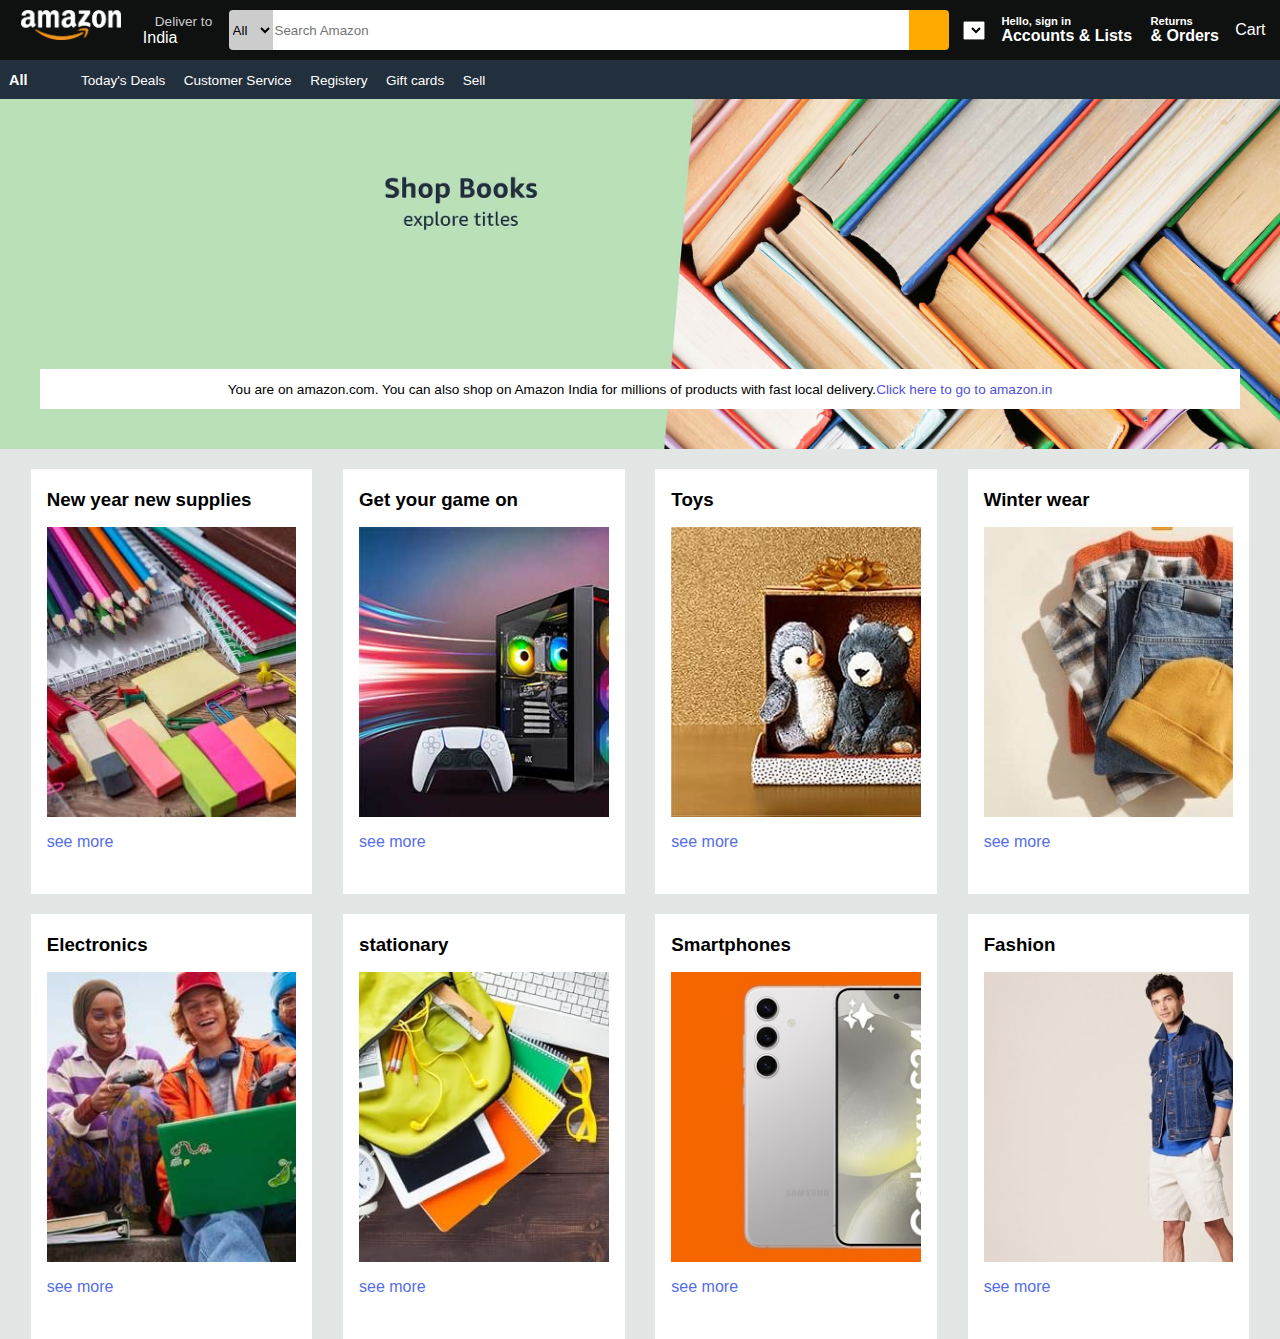
<file: ama.clone.html>
<!DOCTYPE html>
<html lang="en">
<head>
    <meta charset="UTF-8">
    <meta name="viewport" content="width=device-width, initial-scale=1.0">
    <title>Amazon</title>
    <link rel="stylesheet" href="amazon.css">
    <link rel="stylesheet" href="https://cdnjs.cloudflare.com/ajax/libs/font-awesome/6.4.0/css/all.min.css" integrity="sha512-iecdLmaskl7CVkqkXNQ/ZH/XLlvWZOJyj7Yy7tcenmpD1ypASozpmT/E0iPtmFIB46ZmdtAc9eNBvH0H/ZpiBw==" crossorigin="anonymous" referrerpolicy="no-referrer" />
</head>
<body>
    <header> 

    <div class="nav">
            <div class="nav-logo border">
            <div class="logo"></div>       </div>
        
        <div class="address border">
         <p class="afirst"> Deliver to</p>  
            <div class="aicon">
                <i class="fa-solid fa-location-dot"></i>
                <p class="asecond"> India</p>
            </div>       
                </div>
                
              <div class="navsearch">
                <select class="sec">
                    <option>All</option>
                </select>
                <input placeholder="Search Amazon" class="ser">
                <div class="sicon">
                    <i class="fa-solid fa-magnifying-glass"></i>
                </div>
            </div>
         
           <select class="lan" >
            <option value="all"></option>
           </select> 

         <div class="signin border">
         <p class="h"> Hello, sign in</p>
         <div class="acc">Accounts & Lists</div>
        </div>

        <div class="return border">
            <p class="R"> Returns</p>
            <div class="order">& Orders</div>
           </div>

        <div class="cart">
            <div class="ic">
                <i class="fa-solid fa-cart-shopping"></i>
                <p>Cart</p>
        </div>
        </div>   
    </div> 
      

     <div class="navhome">
        <div class="ho border">
            <i class="fa-solid fa-bars"></i>
            All
        </div>
        <div class="list">
            <p class="border">Today's Deals</p>
            <p class="border">Customer Service</p>
            <p class="border">Registery</p>
            <p class="border">Gift cards</p>
            <p class="border">Sell</p>
        </div>
     </div>
    </header>

    <div class="hero">
        <div class="msg">
            You are on amazon.com. You can also shop on Amazon India for millions of products with fast local delivery.<a class="m">Click here to go to amazon.in</a>
        </div>
    </div>


  <div class="boxcontent">

    <div class=" box1 box">
        <div class="bcontent">
            <h3>New year new supplies</h3>
            <div class="img1" style="background-image: url('box1.jpg') ;">    
            </div>
            <p style="color: rgb(84, 109, 233);">see more</p>
        </div>
        
    </div>


    <div class="box2 box">
        <div class="bcontent">
        <h3>Get your game on</h3>
        <div class="img1" style="background-image: url('box2.jpg') ;"> </div> 
        <p style="color: rgb(84, 109, 233);">see more</p>
         </div>
    </div>

    <div class="box3 box">
        <div class="bcontent">
       <h3>Toys</h3>
       <div class="img1" style="background-image: url('box3.jpg') ;"> </div> 
        <p style="color: rgb(84, 109, 233);">see more</p>
        </div>
    </div>

    <div class="box4 box">
        <div class="bcontent">
        <h3>Winter wear</h3>
        <div class="img1" style="background-image: url('box4.jpg') ;"> </div> 
        <p style="color: rgb(84, 109, 233);">see more</p>
         </div>
    </div>

    <div class="box5 box">
        <div class="bcontent">
        <h3>Electronics</h3>
        <div class="img1" style="background-image: url('box5.jpg') ;"> </div> 
        <p style="color: rgb(84, 109, 233);">see more</p>
         </div>
     </div> 

    <div class="box6 box">
        <div class="bcontent">
        <h3>stationary</h3>
        <div class="img1" style="background-image: url('box6.jpg') ;"> </div> 
        <p style="color: rgb(84, 109, 233);">see more</p>
       </div>
    </div> 

    <div class="box7 box">
        <div class="bcontent">
        <h3>Smartphones</h3>
        <div class="img1" style="background-image: url('box7.jpg') ;"></div>  
        <p style="color: rgb(84, 109, 233);">see more</p>
    </div>
    </div>


    <div class="box8 box">
        <div class="bcontent">
        <h3>Fashion</h3>
        <div class="img1" style="background-image: url('box8.jpg') ;"> </div> 
        <p style="color: rgb(84, 109, 233);">see more</p>
         </div>
    </div>

  </div>  

</body>
</html>
</file>
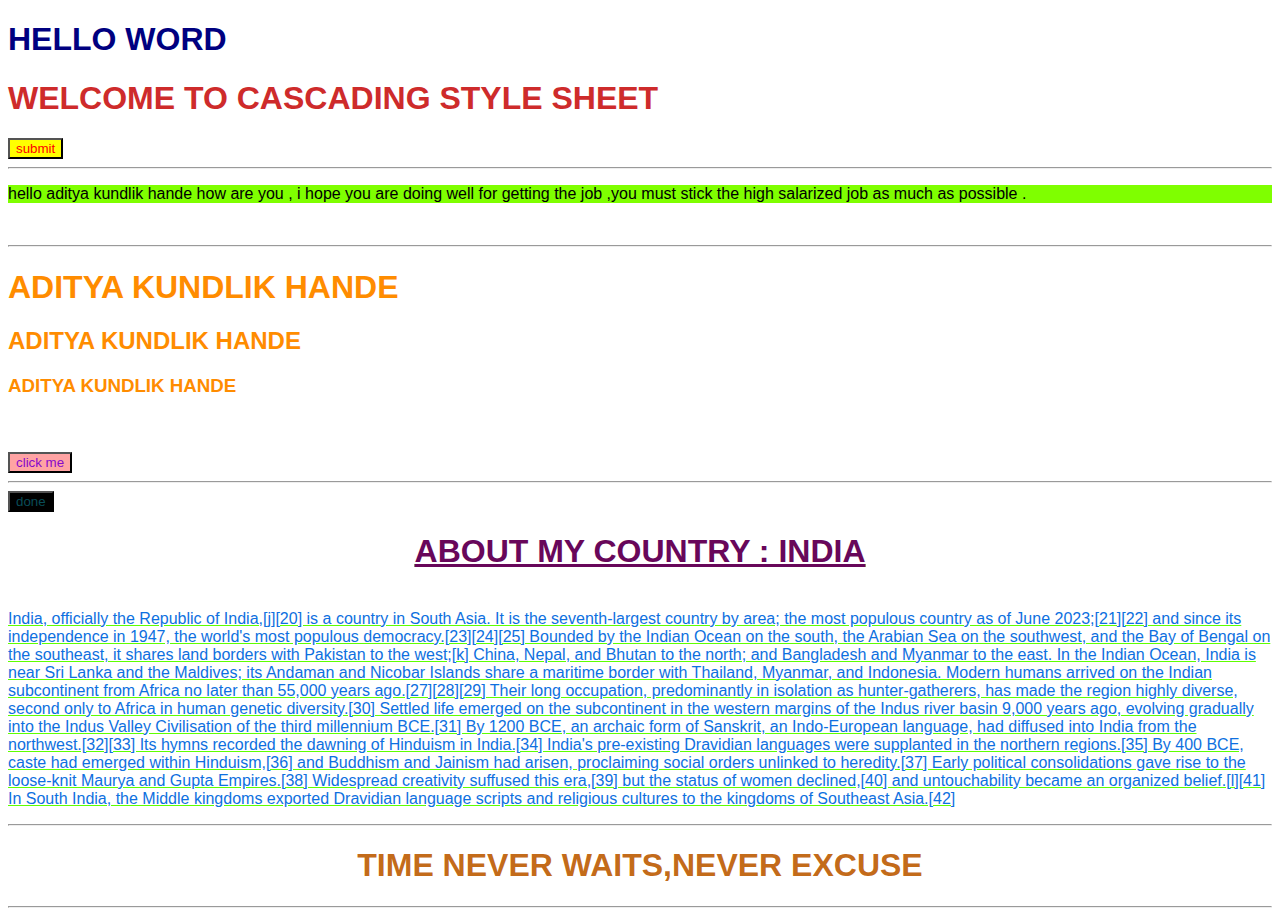
<file: css.html>
<!DOCTYPE html>
<html lang="en">
<head>
    <meta charset="UTF-8">
    <meta name="viewport" content="width=M, initial-scale=1.0">
    <title>Document</title>
    <link rel="stylesheet" href="style1.css">
    <style>
        #but{
            background-color: black;
        }
    </style>

</head>
<body>
   <h1  class="myclass"> HELLO WORD </h1> 
   <h1 id="heading1"> WELCOME TO CASCADING STYLE SHEET  </h1> 
   <input type="button" value="submit" name="click">
   <hr>
   <div id="box">
    <p> hello aditya kundlik hande how are you , i hope you are doing well for getting the job ,you must stick the high salarized job  as much as possible . </p>
   </div>
   <br/>
   <hr>

   <h1 class="headings">    ADITYA KUNDLIK HANDE </h1>
   <h2 class="headings">    ADITYA KUNDLIK HANDE </h1>
   <h3 class="headings">    ADITYA KUNDLIK HANDE </h1>
   <br/>
   
   <br/>
   <button >click me </button>
   <hr>
<button id="but">
  done
</button>
<dev id="talign">
    <p>
       <h1> ABOUT MY COUNTRY : INDIA </h1>
       <br>
        India, officially the Republic of India,[j][20] is a country in South Asia. It is the seventh-largest country by area; the most populous country as of June 2023;[21][22] and since its independence in 1947, the world's most populous democracy.[23][24][25] Bounded by the Indian Ocean on the south, the Arabian Sea on the southwest, and the Bay of Bengal on the southeast, it shares land borders with Pakistan to the west;[k] China, Nepal, and Bhutan to the north; and Bangladesh and Myanmar to the east. In the Indian Ocean, India is near Sri Lanka and the Maldives; its Andaman and Nicobar Islands share a maritime border with Thailand, Myanmar, and Indonesia.
        
        Modern humans arrived on the Indian subcontinent from Africa no later than 55,000 years ago.[27][28][29] Their long occupation, predominantly in isolation as hunter-gatherers, has made the region highly diverse, second only to Africa in human genetic diversity.[30] Settled life emerged on the subcontinent in the western margins of the Indus river basin 9,000 years ago, evolving gradually into the Indus Valley Civilisation of the third millennium BCE.[31] By 1200 BCE, an archaic form of Sanskrit, an Indo-European language, had diffused into India from the northwest.[32][33] Its hymns recorded the dawning of Hinduism in India.[34] India's pre-existing Dravidian languages were supplanted in the northern regions.[35] By 400 BCE, caste had emerged within Hinduism,[36] and Buddhism and Jainism had arisen, proclaiming social orders unlinked to heredity.[37] Early political consolidations gave rise to the loose-knit Maurya and Gupta Empires.[38] Widespread creativity suffused this era,[39] but the status of women declined,[40] and untouchability became an organized belief.[l][41] In South India, the Middle kingdoms exported Dravidian language scripts and religious cultures to the kingdoms of Southeast Asia.[42]  
    </p>
</dev>
<hr>
<h1 id="ace">  TIME NEVER WAITS,NEVER EXCUSE </h1>
<hr>
</body>
</html>
</file>
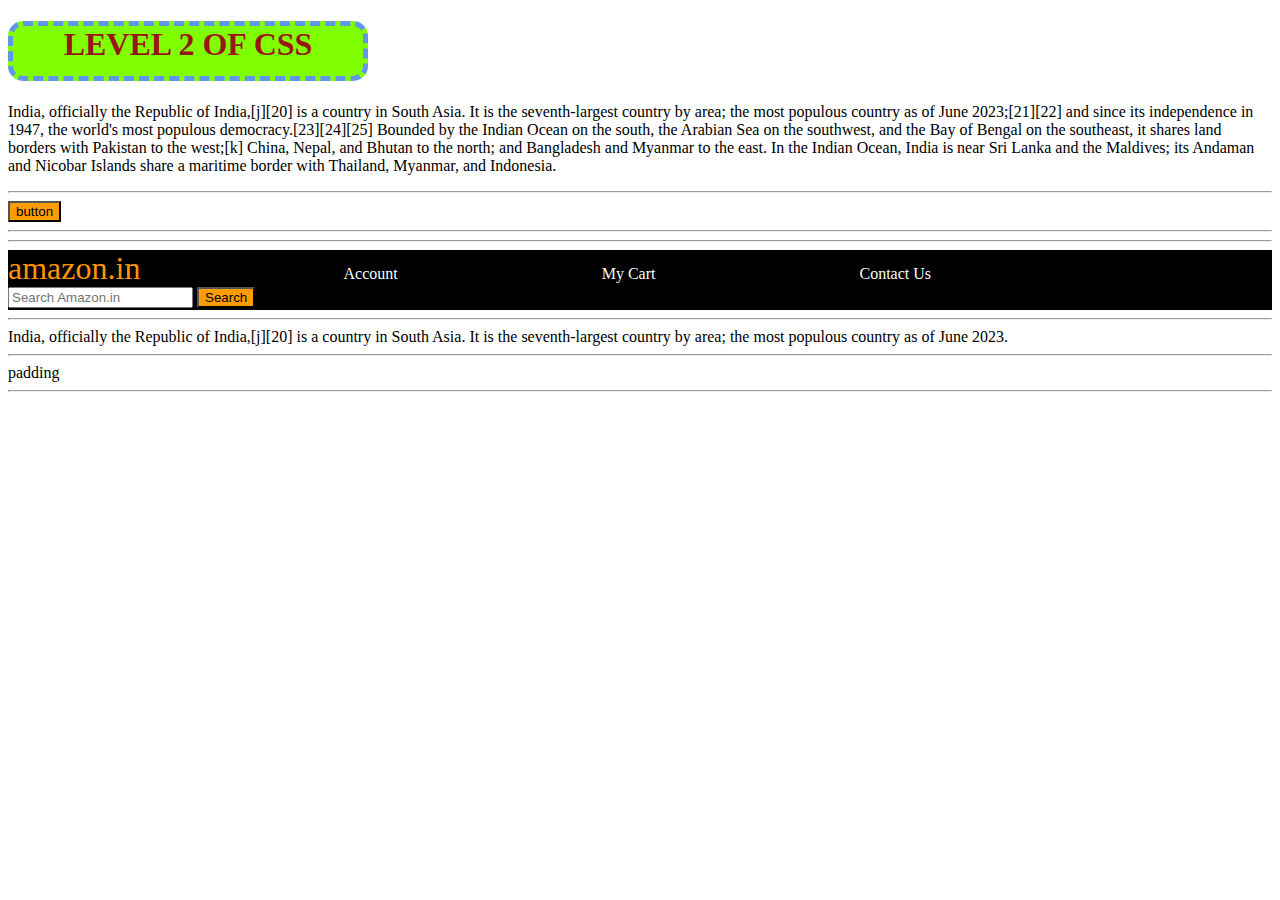
<file: css2.html>
<!DOCTYPE html>
<html lang="en">
<head>
    <meta charset="UTF-8">
    <meta name="viewport" content="width=device-width, initial-scale=1.0">
    <title>Level 2 CSS</title>
    <link rel="stylesheet"  href="level2.css">
</head>


<body>


<h1>LEVEL 2 OF CSS</h1>
<p>India, officially the Republic of India,[j][20] is a country in South Asia. It is the seventh-largest country by area; the most populous country as of June 2023;[21][22] and since its independence in 1947, the world's most populous democracy.[23][24][25] Bounded by the Indian Ocean on the south, the Arabian Sea on the southwest, and the Bay of Bengal on the southeast, it shares land borders with Pakistan to the west;[k] China, Nepal, and Bhutan to the north; and Bangladesh and Myanmar to the east. In the Indian Ocean, India is near Sri Lanka and the Maldives; its Andaman and Nicobar Islands share a maritime border with Thailand, Myanmar, and Indonesia.
        


</p>
<hr>

<button> button</button>
<hr>



<hr>
<div id="amazon">
   
   <a id="a1">amazon.in</a>
   <a>Account </a>
   <a>My Cart </a>
   <a>Contact Us</a>
  <input type="text" placeholder="Search Amazon.in"> 
   <button>Search</button>

</div>
<hr>




<div>
    India, officially the Republic of India,[j][20] is a country in South Asia. It is the seventh-largest country by area; the most populous country as of June 2023.
        
</div>
<hr>
<div id="pd">padding</div>
<hr>

    
</body>
</html>
</file>
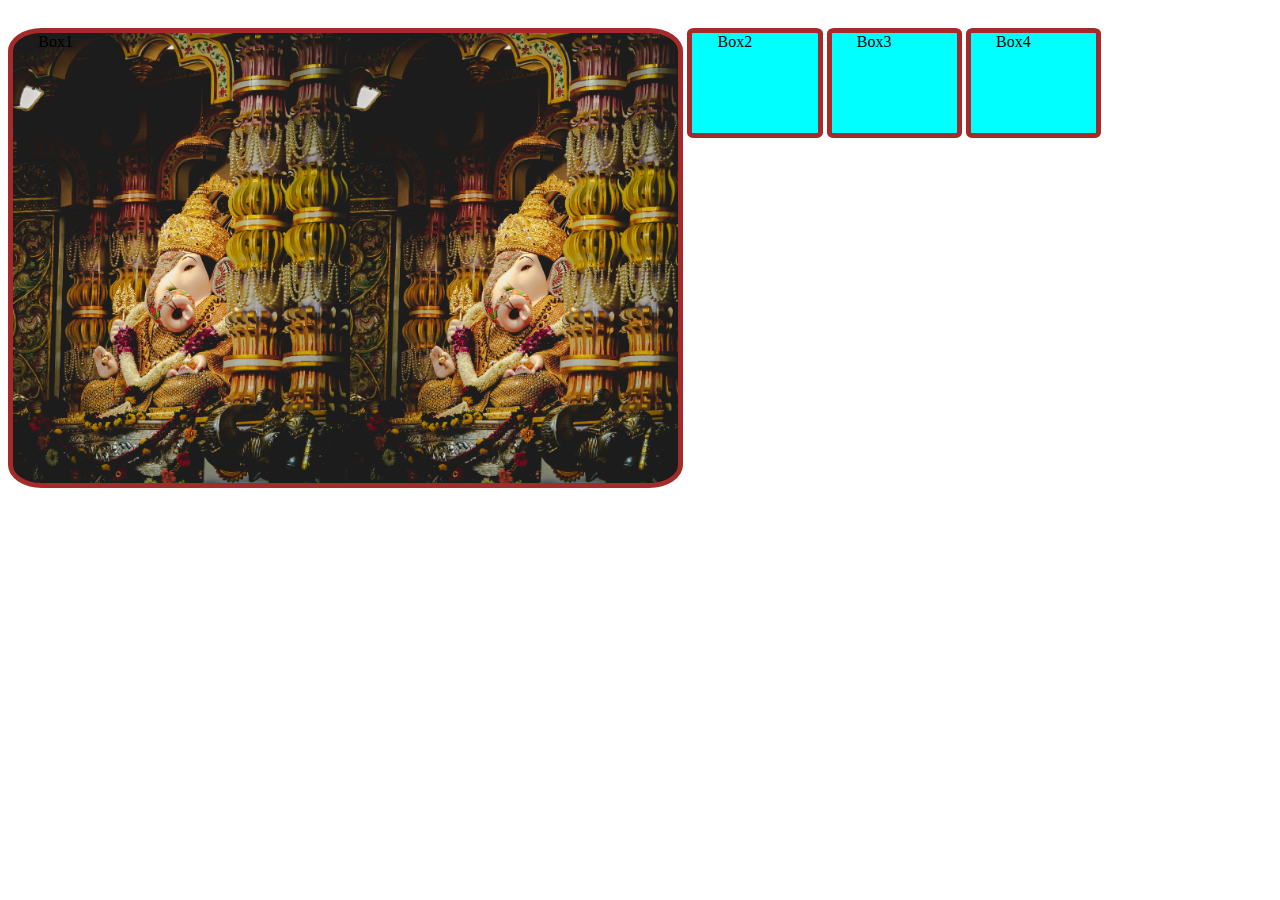
<file: css3.html>
<!DOCTYPE html>
<html lang="en">
<head>
    <meta charset="UTF-8">
    <meta name="viewport" content="width=device-width, initial-scale=1.0">
    <title>Document</title>
    <link rel="stylesheet" href="level21.css">
</head>
<body>
    <div id="b1" class="box">Box1</div>
    <div id="b2" class="box">Box2</div>
    <div id="b3" class="box">Box3</div>
    <div id="b4" class="box">Box4</div>
    <!-- <p>
    </p>  -->

</body>
</html>
</file>
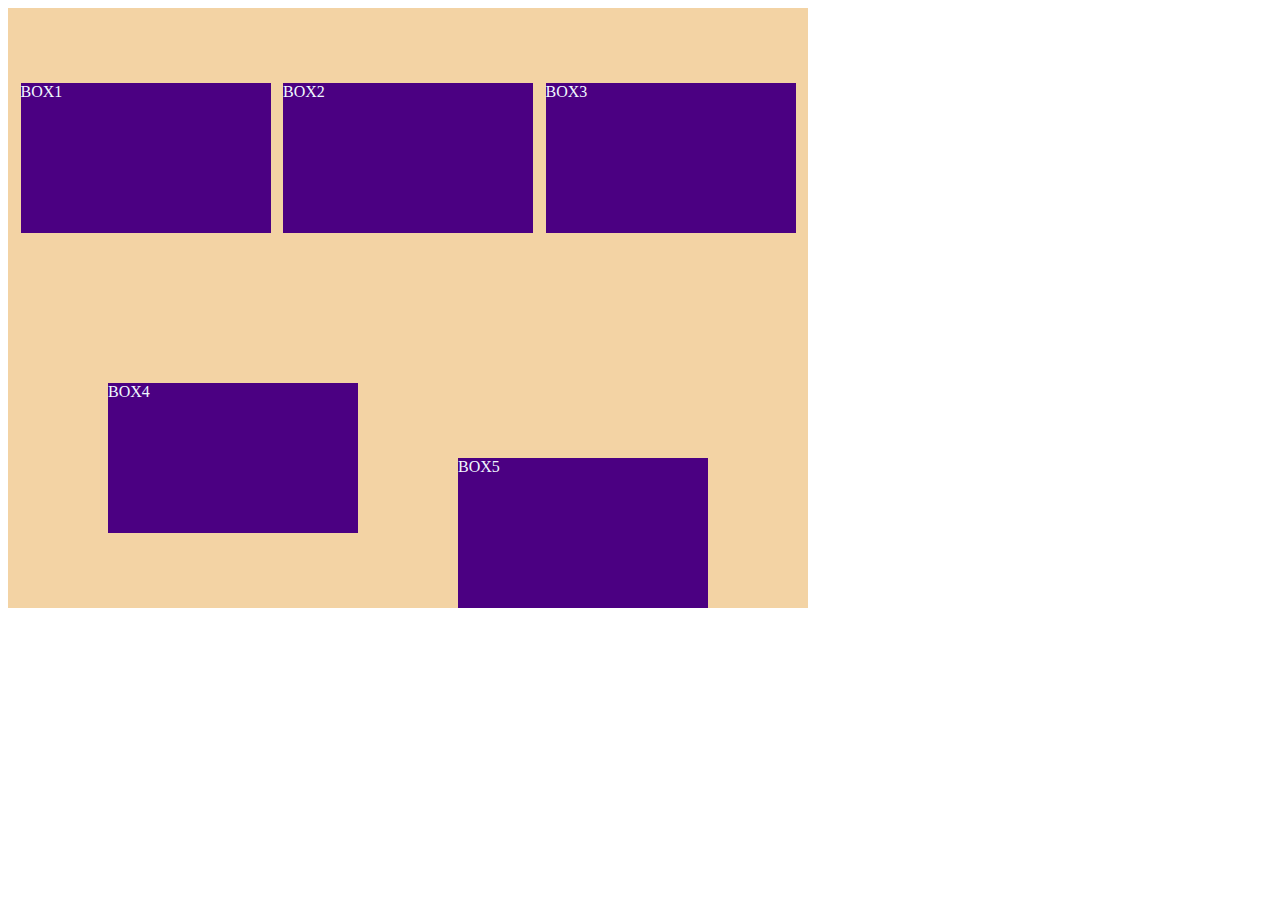
<file: css4.html>
<!DOCTYPE html>
<html lang="en">
<head>
    <meta charset="UTF-8">
    <meta name="viewport" content="width=device-width, initial-scale=1.0">
    <title>Document</title>
    <link rel="stylesheet" href="level4.css">
</head>
<body>
    <div id="container">
        <div id="b1">BOX1</div>
        <div id="b2">BOX2</div>
         <div id="b3">BOX3</div>
         <div id="b4">BOX4</div>
         <div id="b5">BOX5</div>
    </div>

</body>
</html>
</file>
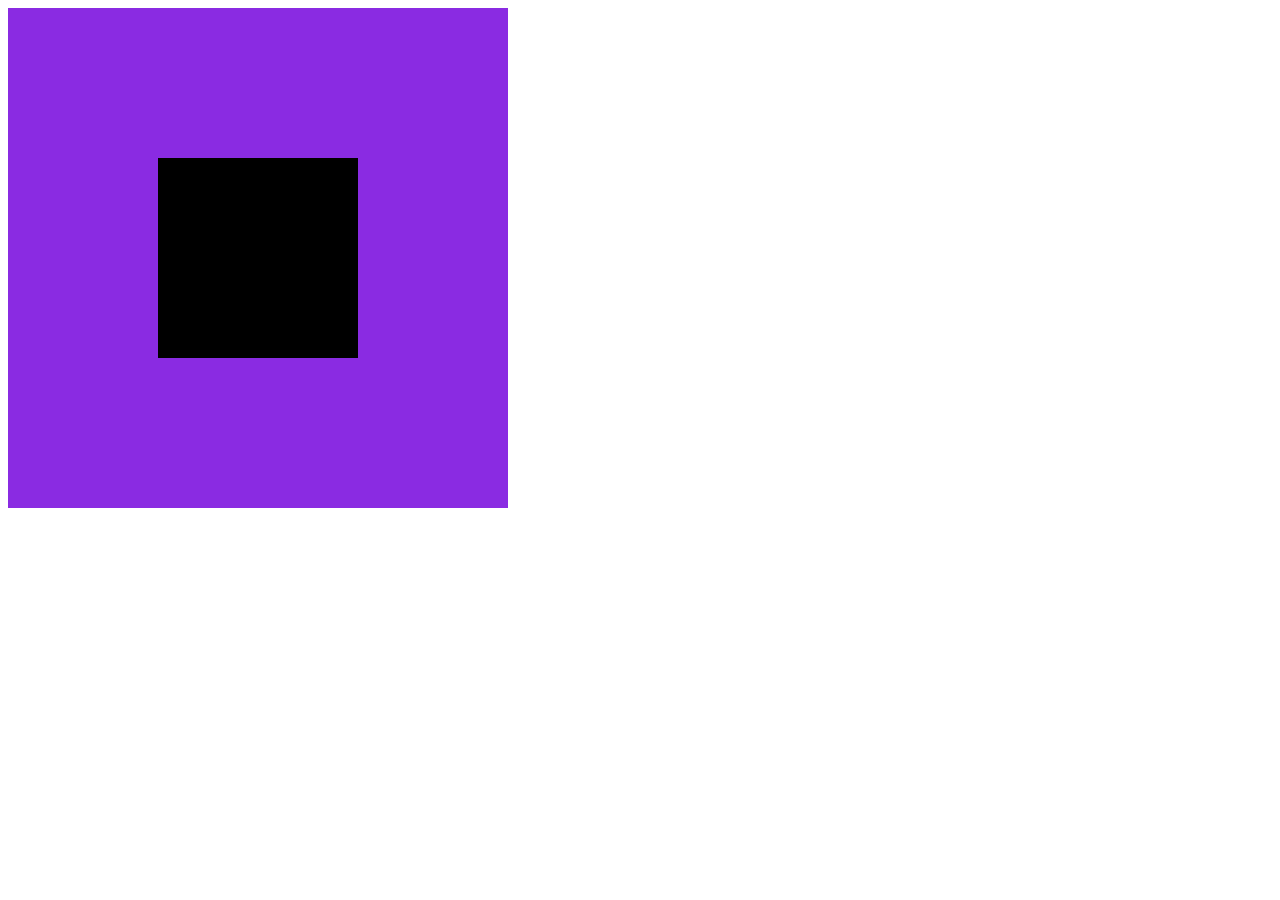
<file: css5.html>
<!DOCTYPE html>
<html lang="en">
<head>
    <meta charset="UTF-8">
    <meta name="viewport" content="width=device-width, initial-scale=1.0">
    <title>Document</title>
    <link rel="stylesheet" href="level5.css">
</head>
<body>
    <div id="outer">
        <div id="inner"></div>

    </div>
    
</body>
</html>
</file>
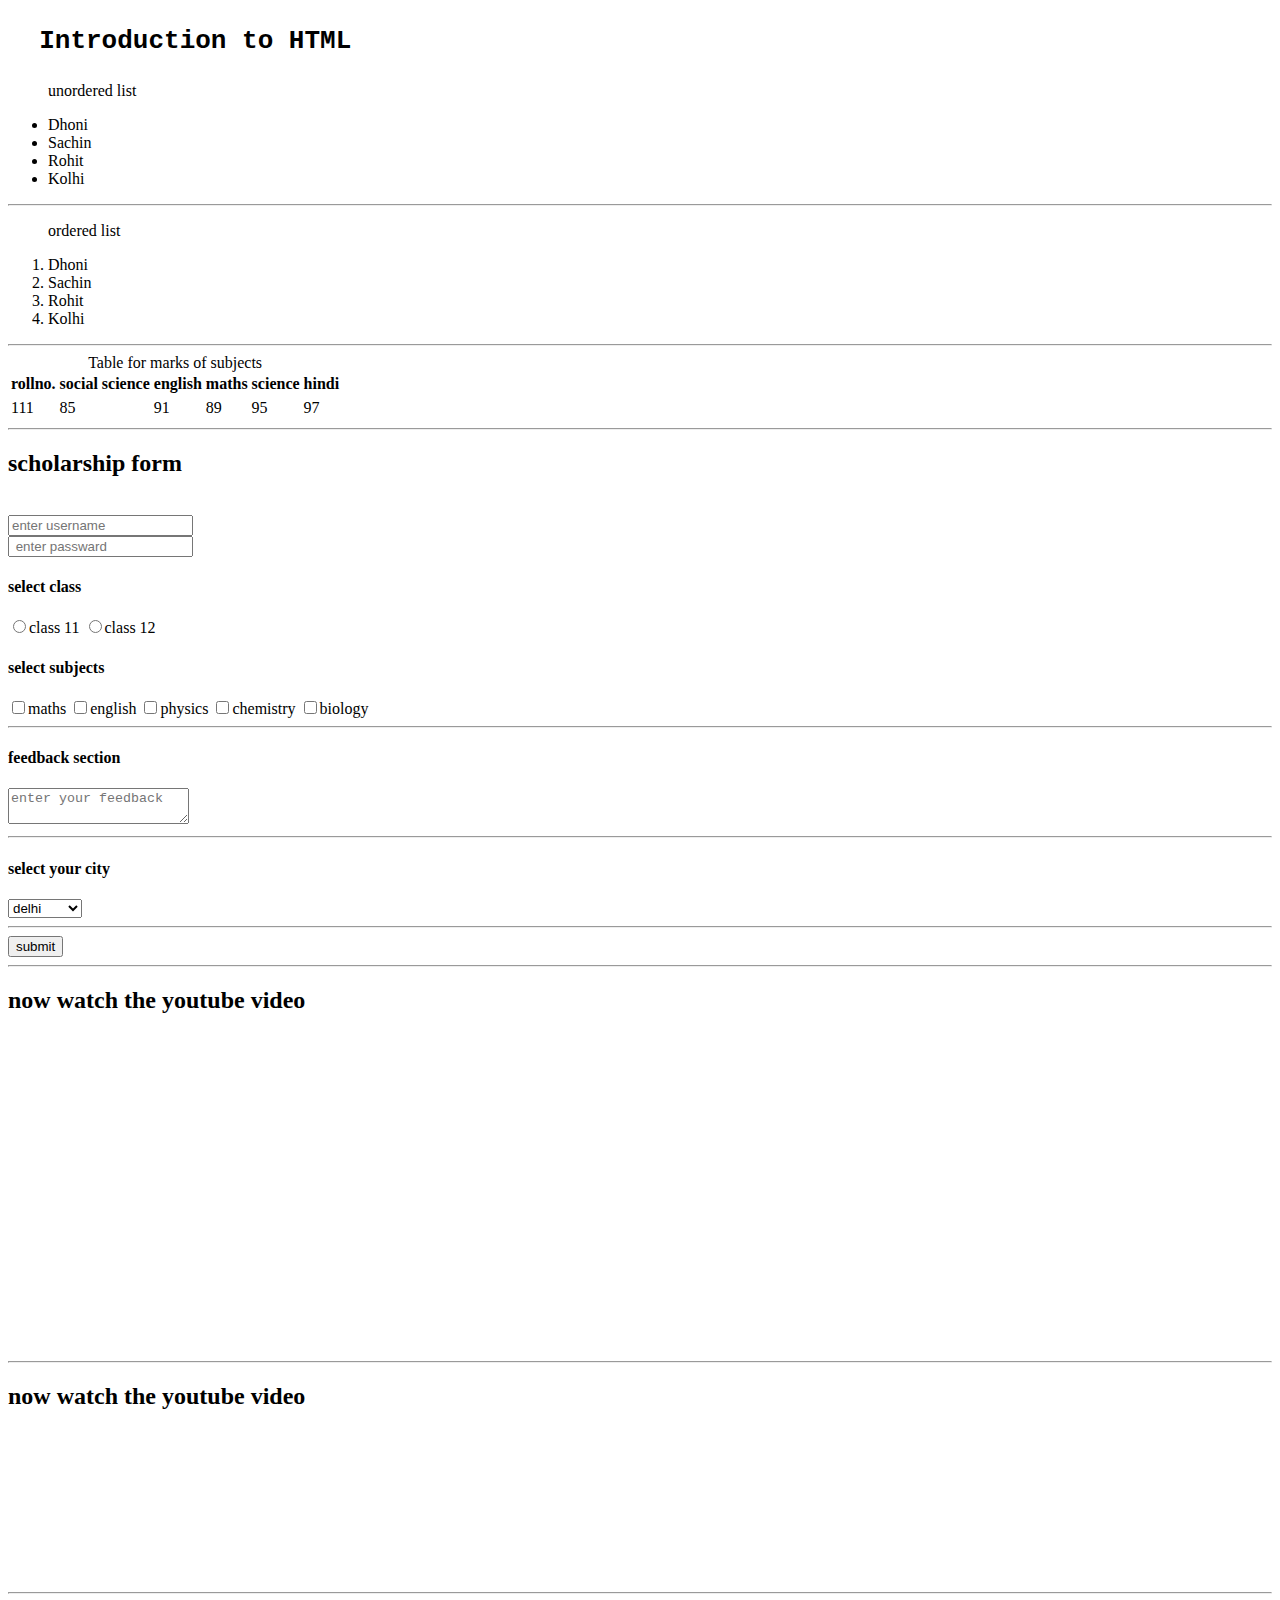
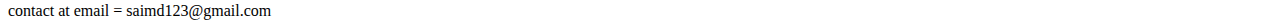
<file: h.html>
<!DOCTYPE html>
<html lang="en">
<head>
    <meta charset="UTF-8">
    <meta name="viewport" content="width=device-width, initial-scale=1.0">
    <title>Document</title>
</head>
<body>
    <header>
        <h1>
            <pre>  Introduction to HTML </pre>
        </h1>
        </header>
<main>
<ul><p>unordered list</p>
    <li>Dhoni</li>
    <li>Sachin</li>
    <li>Rohit</li>
    <li>Kolhi</li>
</ul>
<hr>
<ol>
    <p>ordered list</p>
    <li>Dhoni</li>
    <li>Sachin</li>
    <li>Rohit</li>
    <li>Kolhi</li>
</ol>
<hr>
<table>
<caption>Table for marks of subjects</caption>
<tr>
  <thead>  
<th>
    
    rollno.    
</th>
<th>
   social science
</th>
<th>
    
    english    
</th>
<th>
    
   maths  
</th>
<th>
    
    science  
</th>
<th>
    
    hindi 
</th>
</thead>
</tr>
<tbody>
<tr>
<td>
    111 
</td>
   <td>
    85
     </td>
     <td>
        91
      </td>
        <td>
           89
         </td>
             <td>
               95
             </td>
                    <td>
                        97
                    </td>


</tr>
</tbody>
</table>
<hr>
<h2>scholarship form</h2>
<br/>
<form action="/action.php">
  <input type  = "text" placeholder="enter username">
  <br/>
  <input type  = "password" placeholder=" enter passward ">
  
<h4>select class </h4>
<label for="id1">
    <input type = "radio" value="class 11" name="class" id="id1">class 11
</label>
<label for="id2">
    <input type = "radio" value="class 12" name="class" id="id2">class 12
</label>
<br/>
<h4> select subjects</h4>
<label for="id1">
    <input type = "checkbox" value="maths" name="subjects" id="id1">maths
</label>
<label for="id1">
    <input type = "checkbox" value="english" name="subjects" id="id1">english
</label>
<label for="id1">
    <input type = "checkbox" value="physics" name="subjects" id="id1">physics
</label>
<label for="id1">
    <input type = "checkbox" value="chemistry" name="subjects" id="id1">chemistry
</label>
<label for="id1">
    <input type = "checkbox" value="biology" name="subjects" id="id1">biology
</label>
<hr>
<h4>feedback section</h4>

<textarea name= "feedback" placeholder="enter your feedback" row=5>
</textarea>
<hr>
<h4>select your city</h4>
 <select name="city">
    <option value="delhi"> delhi</option>
    <option value="mumbai"> mumbai</option>
    <option value="pune">  pune</option>
    <option value="banglore">  banglore</option>

    
 </select>
 <hr>
   <input type="submit" value="submit">
</form>
<hr>
<h2>now watch the youtube video</h2>
<iframe width="560" height="315" src="https://www.youtube.com/embed/ym4o5F8ncY0?si=JMYMfZ1DBsTStIhb" title="YouTube video player" frameborder="0" allow="accelerometer; autoplay; clipboard-write; encrypted-media; gyroscope; picture-in-picture; web-share" referrerpolicy="strict-origin-when-cross-origin" allowfullscreen></iframe>
 <hr>
 <h2>now watch the youtube video</h2>
 <video scr="1.mp4"></video>
</main>
<hr>
<footer>contact at email = saimd123@gmail.com</footer>
</body>
</html>
</file>
<file: amazon.css>
*{   
    margin:0;
    border:border-box;
    font-family: Arial, Helvetica, sans-serif;
}
.nav{
    background-color: #0F1111;
    height: 60px;
    color: white;
    display: flex;
    align-items: center;
    justify-content: space-evenly;
}

.nav-logo{
    height: 40px;
    width: 100px;
    margin-left: 5px;
}
.logo{
    background-image: url(logo.png);
    background-size: contain;
    height: 40px;
    width: 100%;
    background-repeat: no-repeat;
    

}
.border{
border: 2px solid transparent;

}
.border:hover{
    border: 2px solid white;
}
.aicon{
    display: flex;
}
.afirst{
    color: #cccccc;
    font-size: 0.85rem;
    margin-left: 15px;
}
.asecond{
    margin-left: 3px;
}



.navsearch{
    display: flex;
    width: 720px;
    height:40px
    
}

.ser{border: none;
    width:100%;
    

}

.sec{border: none;
    width: 50px;
    height: 40px;
    background-color: #cccccc;
    border-top-left-radius:4px;
    border-bottom-left-radius:4px;

}
.sicon{
    background-color:rgb(255, 170, 0);
    border: none;
    width: 45px;
    height: 40px;
    display: flex;
    justify-content:center;
    align-items:center;
    font-size: 1.25rem;
    color: #0f1111;
    border-top-right-radius: 4px;
    border-bottom-right-radius: 4px;

}

.navsearch:hover{
    border: 2px solid rgb(255, 153, 0);
}

.h{
    font-size: 0.7rem;
}
.signin{
    font-weight: 700;
}
.return{
    font-weight: 700;
}
.R{
    font-size: 0.7rem;
}
.ic{
    display: flex;
}
.navhome{
    background-color: #222f3d;
    display: flex;
    height: 39px;
    align-items: center;
    
}
.ho{
    color: white;
    width: 58px;
    margin-left: 7px;
    font-weight: 700;
    font-size: 0.9rem;
   
}
.list p{
    display: inline;
    color: white;  
    width: 922px;
    font-size: 0.85rem;
    margin-left: 10px;
}
.hero{
    background-image: url("books.jpg");
    height: 350px;
    background-size: cover;
    display: flex;
    justify-content: center;
    align-items: flex-end;
}
.msg{
    height: 40px;
    background-color: white;
    font-size: 0.85rem;
    display: flex;
    align-items: center;
    width: 1200px;
    justify-content: center;
    margin-bottom: 40px;
    
    
}
.m{
    color: rgb(79, 79, 215);
}

.boxcontent{
    
    background-color: #e2e7e6;
    display: flex;
    flex-wrap: wrap;
    justify-content: space-evenly;

}
.box{
   
    height: 390px;
    width: 22%;
    margin-top: 20px;
    background-color: white;
    padding: 20px 0px 15px;
    
}
.img1{
    height: 290px;
    background-size: cover;
    margin-top: 1rem;
    margin-bottom: 1rem;
}
.bcontent{
    margin-right: 16px;
    margin-left: 16px;
}
</file>
<file: style1.css>
h1{
    color: rgb(104, 7, 90);
}
input{
    color: #ff0000;
    background-color: yellow;
}
#heading1 {
    color: #ce2b2b;

}
button{
    color: rgb(135, 9, 203);
    background-color: rgb(255, 163, 163);
}
.myclass{
    color :navy
}
#box {
    background-color: chartreuse;

}
.headings{
color: darkorange;
}

#but{
    color: #094c57;
    background-color: #ff0000;
}
#talign {
    h1{ text-decoration:underline

    }
    color: #0e70e0;
    text-decoration: rgb(94, 255, 0) underline;
     text-align:center;
}



#ace{
    text-align: center;
    font-family: 'Segoe UI', Tahoma, Geneva, Verdana, sans-serif;
    font-weight: 700;
    font-size:xx-large;
    color:rgba(192, 98, 11, 0.954);
   text-transform: uppercase;
}
body{
/* font-style: oblique; */
font-family: Impact, Haettenschweiler, 'Arial Narrow Bold', sans-serif;
    
}
/*     *{
    /* it can also used the select all text in the html page for changing fond 
} */
</file>
<file: level2.css>
#amazon{
    background-color:black;
    height: 60px;
    color: azure; 
}

#a1{
    color: rgb(255, 149, 0);
    font-size: xx-large;
}
button{
    background-color: rgb(255, 157, 0);
}
a{
    margin-right: 200px;
}











/* div{
    text-align: center;
    background-color: rgb(188, 241, 241);
    height: 150px; 
    width: 450px;
    border-width: 10px;
    border-color: rgb(44, 168, 30);
    border-style: solid;
    text-align: center;
    border-radius: 20%;
    padding-top: 75px; 
    color: rgb(17, 11, 211);
    margin-top: 5cap;
    margin-bottom: 5cap;
} */
h1{
    color: rgb(154, 22, 22);
    background-color: chartreuse;
    text-align: center;
    height: 50px;
    width: 350px;
    border-width: 10px;
    border-color: blueviolet;
    border-style: dashed;
   
/* using border short hand method  ### THIS FUNCTION COME LATER THATS WHY IT GET EXECUTED ON THE MAIN WEB PAGE */
    border:5px dashed cornflowerblue;

    border-radius: 15px;
}
/* #pd{
    background-color: rgb(255, 242, 98);
    border:10px dotted rgb(255, 0, 0);
     padding: 60px 1px 1px 1px;
     margin-left: 50cap ;
*/
</file>
<file: level21.css>
.box{
    display:inline-block;
    height: 100px;
    width: 100px;
    background-color: aqua;
    border-width: 5px;
    border-color: brown;
    border-radius: 5%;
    border-style: solid;
    padding-left: 2%;
    margin-top: 20px;
}
#b1{
    /* visibility: hidden; */
    /* display: none; */
   
    /* height: 100vh;
    width:100vw; */
    /* position:relative;
    top: 20px;
    left: 30px;
    z-index:-1;
     */
     /* position: absolute;
     top: 30px; */


     /* position: fixed;
     right:70px;
     top: 20px; */
     background-image: url("bappa.jpg");
     background-size: contain;

     height:50vh;
     width: 50vw;

}
body{
  
    
}
</file>
<file: level4.css>
#container{
    height: 600px;
    width: 800px;
    background-color: rgb(243, 211, 164);
    display: flex;
    /* flex-direction: row-reverse; */
    flex-direction: row;
    justify-content: space-evenly;
    flex-wrap:wrap ;
    /* align-items: flex-end ; */
    /* align-items: flex-start; */
/* align-content: center; */
/* align-content: flex-start; */
/* align-content: flex-end; */
align-items: center;


}
div{
    display: inline-block;
    height: 150px;
    width: 250px;
    background-color: indigo;
color: aliceblue;
/* align-self: flex-end; */

}
#b5{
   align-self: flex-end;

}
</file>
<file: level5.css>
#outer{
        height: 500px;
        width: 500px;
        background-color: blueviolet;
        display: flex;
        justify-content: center;
        align-items: center;

}
#inner{
    height: 200px;
    width: 200px;
    background-color: black;
}

    @media (max-width:700px ){
        #inner{
            background-color: rgb(201, 212, 42);
        }
    }
        @media (max-width:700px ){
            #outer{
                background-color: rgb(227, 25, 25);
            }
    }
    @media(min-width:700px ) and (max-width:1100px){
       #outer{
      background-color: rgb(146, 146, 170);
}
    }

    @media(min-width:700px ) and (max-width:1100px){
        #inner{
       background-color: rgb(66, 8, 59);
 }
     }
</file>
